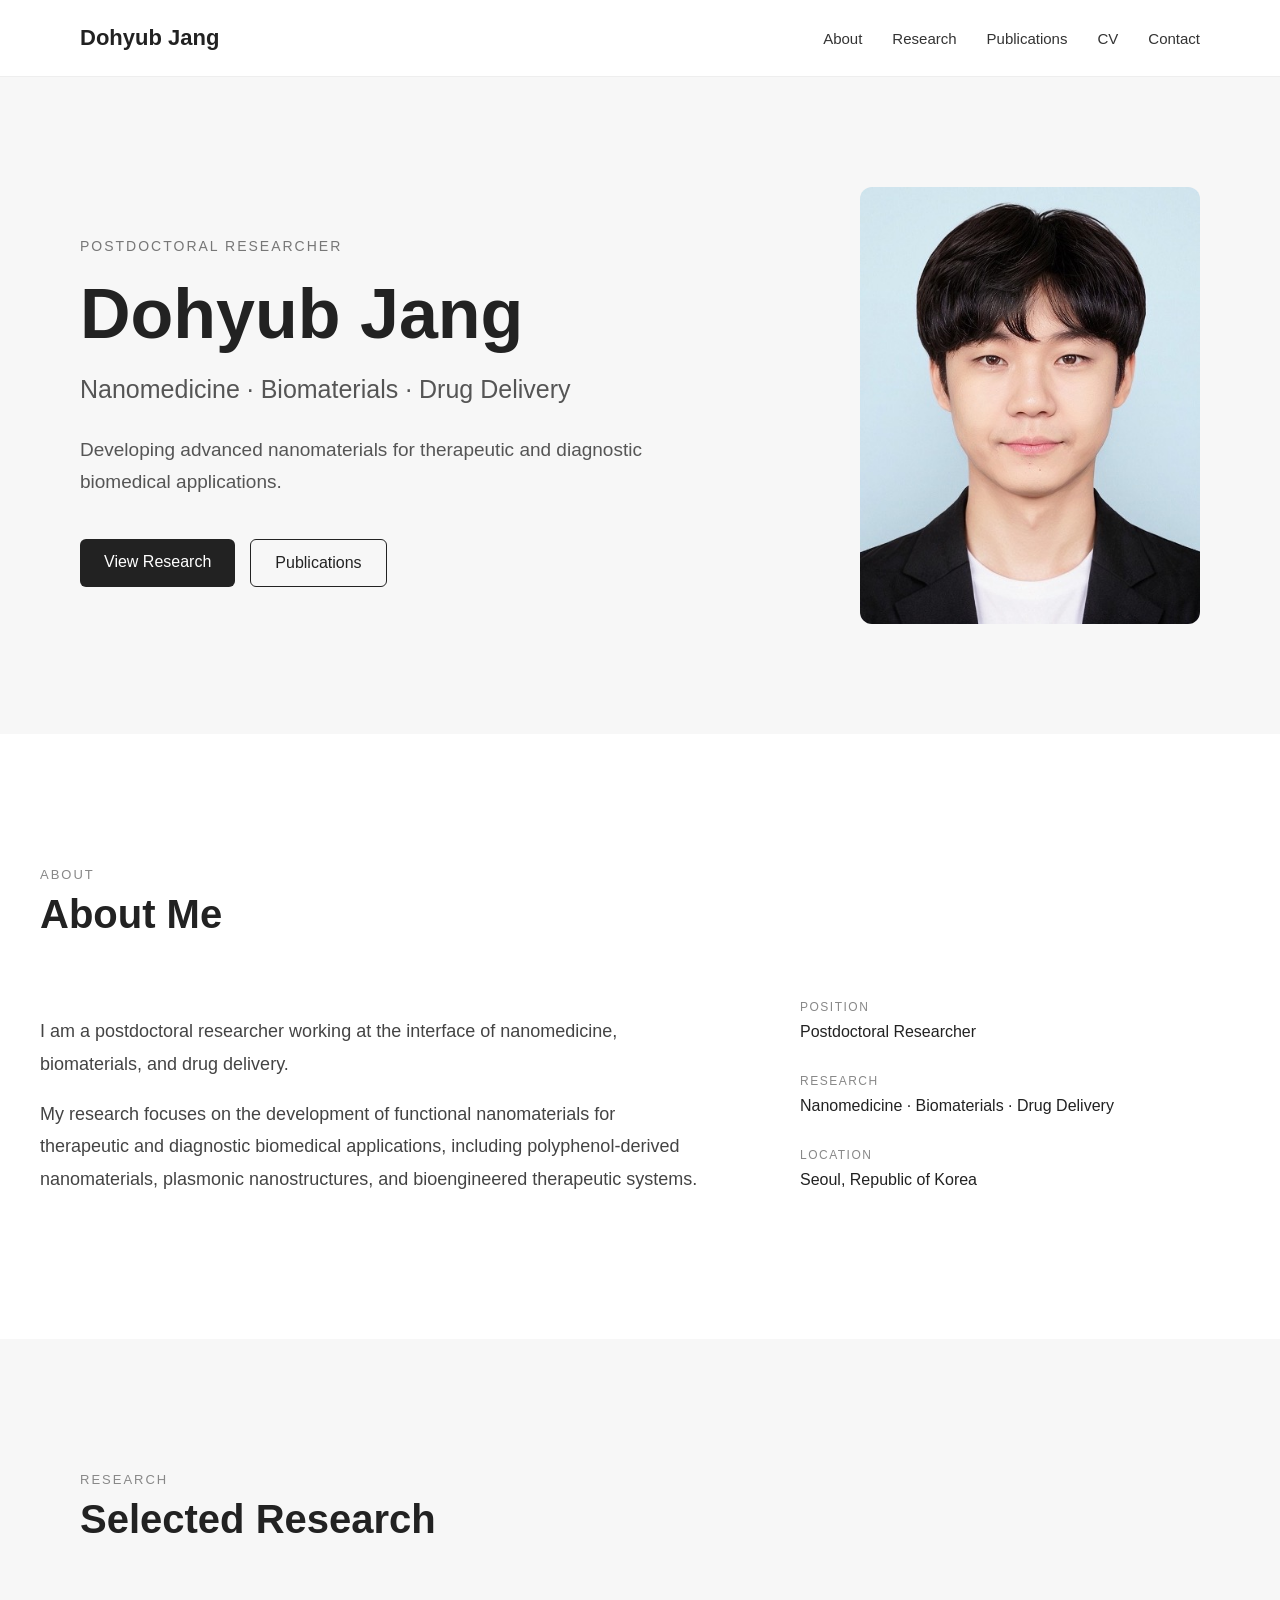
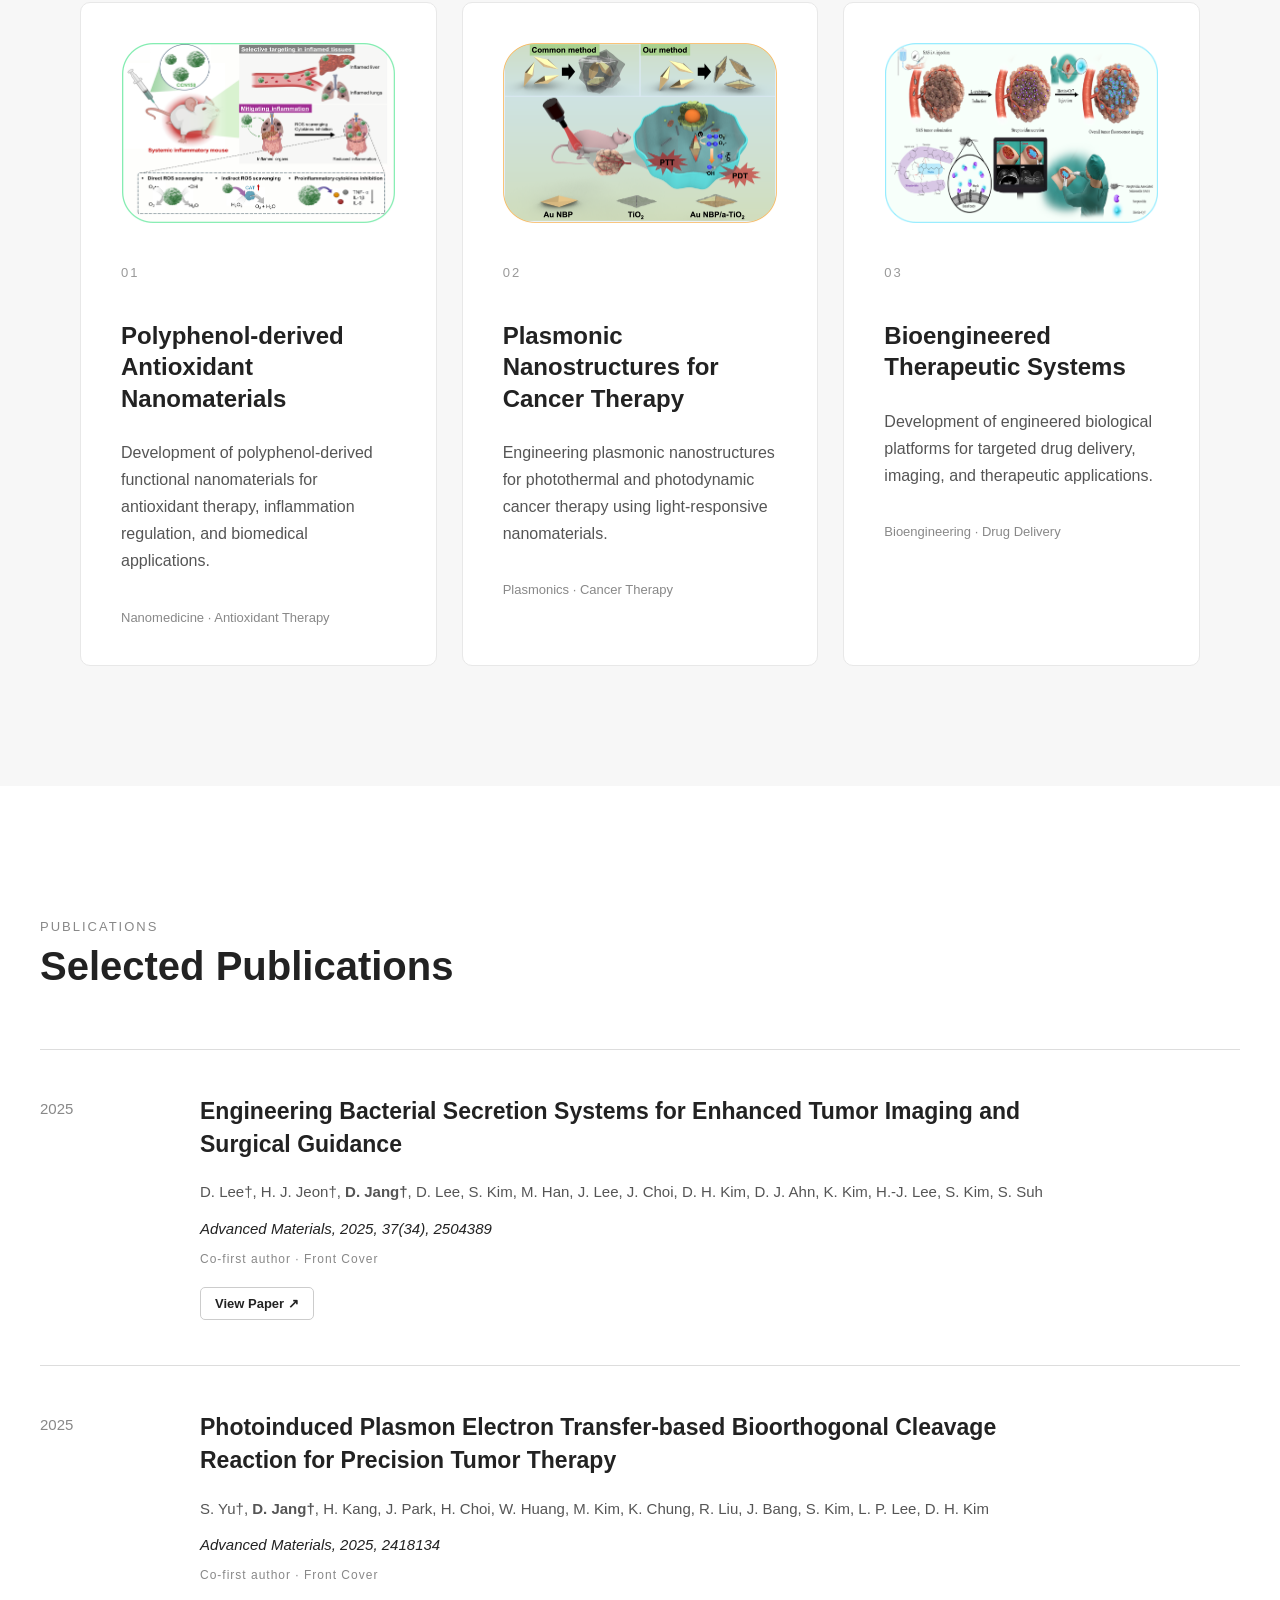
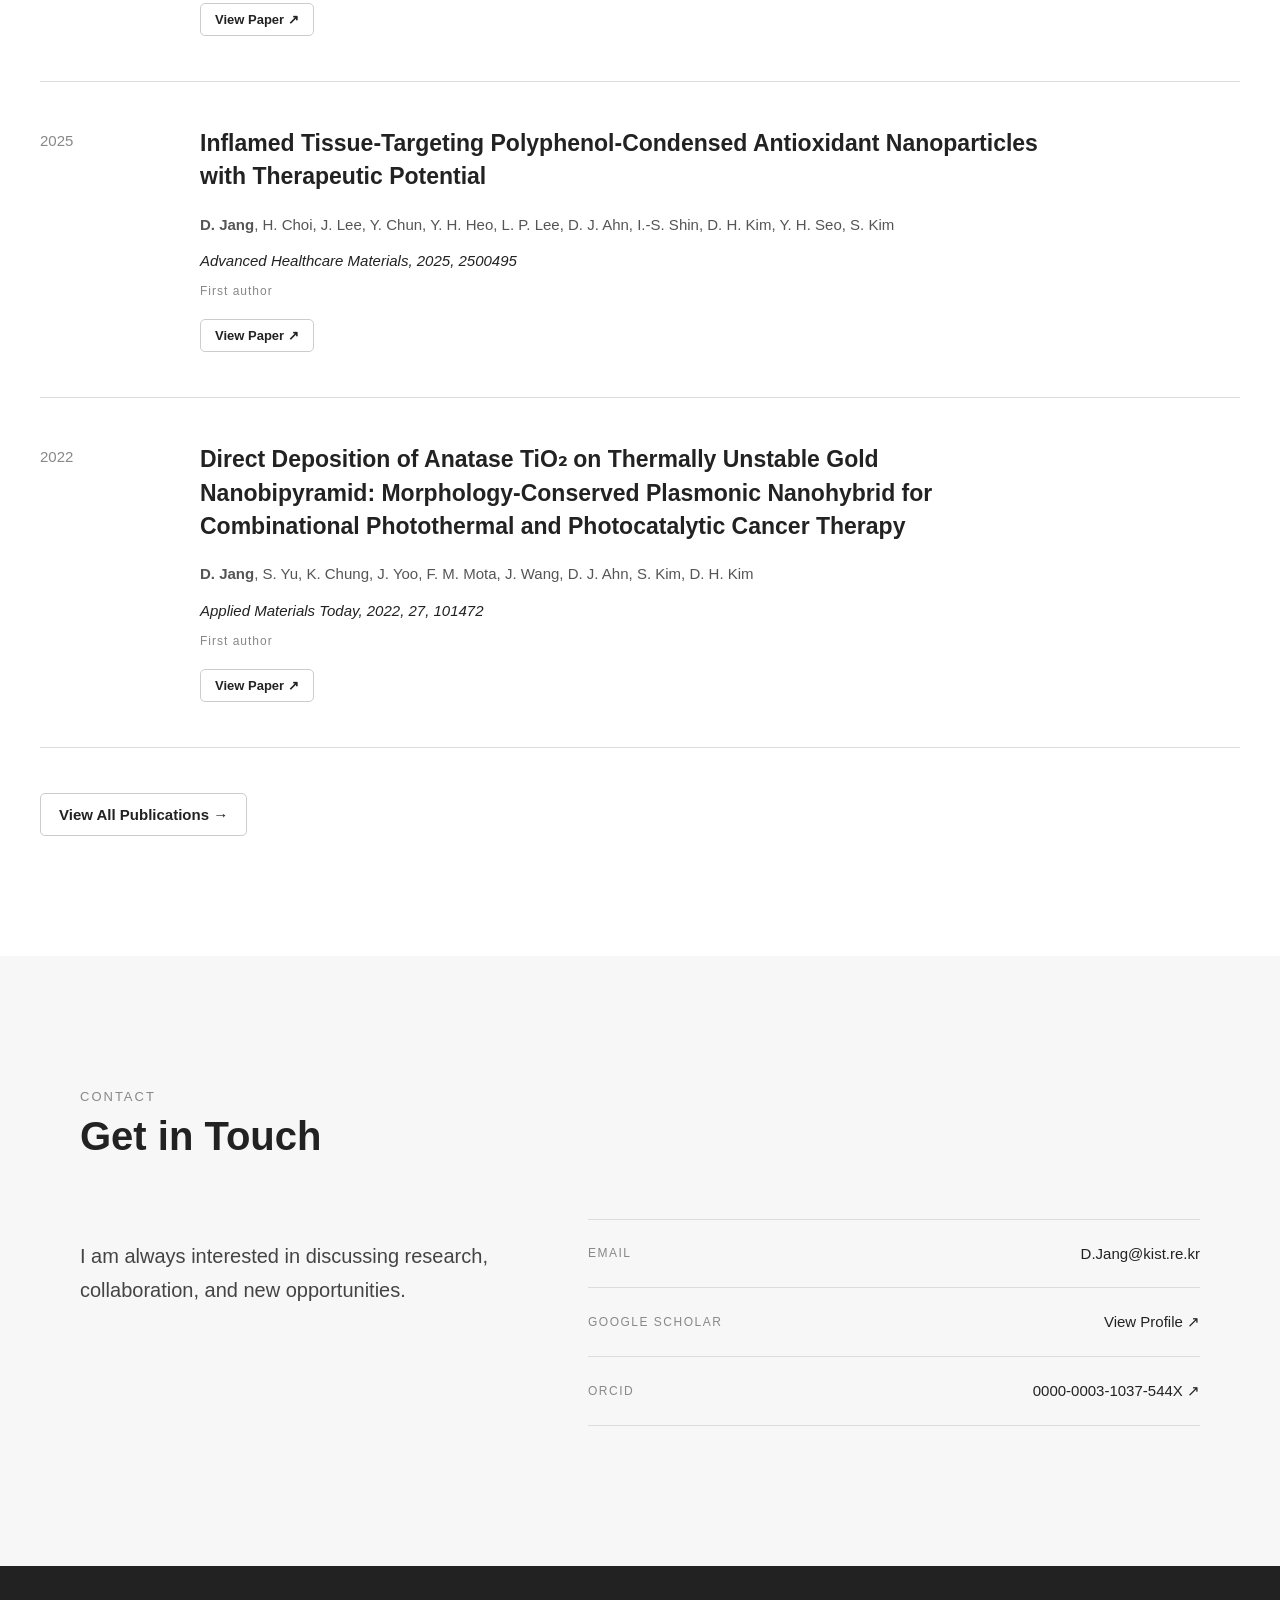
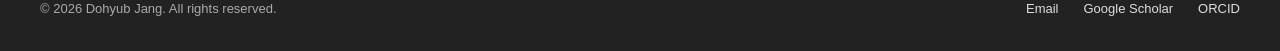
<file: index.html>
<!DOCTYPE html>
<html lang="en">

<head>
    <meta charset="UTF-8">

    <meta name="viewport" content="width=device-width, initial-scale=1.0">

    <title>Dohyub Jang, Ph.D. | Nanomedicine & Biomaterials Researcher</title>

    <meta name="description"
          content="Academic website of Dohyub Jang, Ph.D., a postdoctoral researcher specializing in nanomedicine, biomaterials, drug delivery, functional nanomaterials, and preclinical biomedical research.">

    <meta name="author" content="Dohyub Jang">

    <link rel="canonical"
          href="https://www.dohyubjang.com/">

    <script type="application/ld+json">
    {
        "@context": "https://schema.org",
        "@type": "Person",
        "name": "Dohyub Jang",
        "honorificSuffix": "Ph.D.",
        "jobTitle": "Postdoctoral Researcher",
        "affiliation": {
            "@type": "Organization",
            "name": "Korea Institute of Science and Technology"
        },
        "url": "https://www.dohyubjang.com/",
        "image": "https://www.dohyubjang.com/images/profile.jpg",
        "sameAs": [
            "https://scholar.google.com/citations?user=huTnlf4AAAAJ&hl=en",
            "https://orcid.org/0000-0003-1037-544X"
        ],
        "knowsAbout": [
            "Nanomedicine",
            "Biomaterials",
            "Drug Delivery",
            "Functional Nanomaterials",
            "Preclinical Biomedical Research"
        ]
    }
    </script>

    <link rel="stylesheet" href="style.css">
</head>

<body>

    <!-- 상단 메뉴 -->
    <header>
        <nav>
            <div class="logo">Dohyub Jang</div>

            <div class="menu">
                <a href="#about">About</a>
                <a href="#research">Research</a>
                <a href="#publications">Publications</a>
<a href="files/Dohyub_Jang_CV.pdf" target="_blank" rel="noopener noreferrer">CV</a>
                <a href="#contact">Contact</a>
            </div>
        </nav>
    </header>
<!-- 첫 화면 -->

<section class="hero">

    <div class="hero-text">

        <p class="small-title">
            POSTDOCTORAL RESEARCHER
        </p>

        <h1>
            Dohyub Jang
        </h1>

        <h2>
            Nanomedicine · Biomaterials · Drug Delivery
        </h2>

        <p class="description">
            Developing advanced nanomaterials for therapeutic
            and diagnostic biomedical applications.
        </p>

        <div class="buttons">

            <a href="#research" class="primary-button">
                View Research
            </a>

            <a href="#publications" class="secondary-button">
                Publications
            </a>

        </div>

    </div>


    <div class="hero-image">

        <img src="images/profile.jpg" alt="Dohyub Jang">

    </div>

</section>
<section class="about" id="about">

    <div class="section-title">
        <p>ABOUT</p>
        <h2>About Me</h2>
    </div>

    <div class="about-content">

        <div class="about-text">

            <p>
                I am a postdoctoral researcher working at the interface of
                nanomedicine, biomaterials, and drug delivery.
            </p>

            <p>
                My research focuses on the development of functional
                nanomaterials for therapeutic and diagnostic biomedical
                applications, including polyphenol-derived nanomaterials,
                plasmonic nanostructures, and bioengineered therapeutic systems.
            </p>

        </div>

        <div class="about-info">

            <div>
                <span>POSITION</span>
                <p>Postdoctoral Researcher</p>
            </div>

            <div>
                <span>RESEARCH</span>
                <p>Nanomedicine · Biomaterials · Drug Delivery</p>
            </div>

            <div>
                <span>LOCATION</span>
                <p>Seoul, Republic of Korea</p>
            </div>

        </div>

    </div>

</section>
    <!-- 첫 화면 -->
    <main>



    <!-- Research -->

    <section class="research" id="research">

        <div class="section-title">
            <p>RESEARCH</p>
            <h2>Selected Research</h2>
        </div>

        <div class="research-grid">

            <!-- Research 1 -->

            <div class="research-card">
    <img src="images/research1.png" class="research-image" alt="Polyphenol-derived antioxidant nanomaterials">
                <p class="research-number">01</p>

                <h3>
                    Polyphenol-derived
                    Antioxidant Nanomaterials
                </h3>

                <p>
                    Development of polyphenol-derived functional
                    nanomaterials for antioxidant therapy,
                    inflammation regulation, and biomedical applications.
                </p>

                <span>
                    Nanomedicine · Antioxidant Therapy
                </span>

            </div>


            <!-- Research 2 -->

            <div class="research-card">
    <img src="images/research2.png" class="research-image" alt="Plasmonic nanostructures for cancer therapy">
                <p class="research-number">02</p>

                <h3>
                    Plasmonic Nanostructures
                    for Cancer Therapy
                </h3>

                <p>
                    Engineering plasmonic nanostructures for
                    photothermal and photodynamic cancer therapy
                    using light-responsive nanomaterials.
                </p>

                <span>
                    Plasmonics · Cancer Therapy
                </span>

            </div>


            <!-- Research 3 -->

            <div class="research-card">
    <img src="images/research3.png" class="research-image" alt="Bioengineered therapeutic systems">
                <p class="research-number">03</p>

                <h3>
                    Bioengineered
                    Therapeutic Systems
                </h3>

                <p>
                    Development of engineered biological platforms
                    for targeted drug delivery, imaging,
                    and therapeutic applications.
                </p>

                <span>
                    Bioengineering · Drug Delivery
                </span>

            </div>

        </div>

    </section>

<!-- Publications -->

<section class="publications" id="publications">

    <div class="section-title">
        <p>PUBLICATIONS</p>
        <h2>Selected Publications</h2>
    </div>


    <div class="publication-list">

        <!-- Publication 1 -->

        <div class="publication-item">

            <div class="publication-year">
                2025
            </div>

            <div class="publication-content">

                <h3>
                    Engineering Bacterial Secretion Systems for Enhanced
                    Tumor Imaging and Surgical Guidance
                </h3>

                <p class="authors">
                    D. Lee†, H. J. Jeon†, <strong>D. Jang†</strong>,
                    D. Lee, S. Kim, M. Han, J. Lee, J. Choi,
                    D. H. Kim, D. J. Ahn, K. Kim, H.-J. Lee,
                    S. Kim, S. Suh
                </p>

                <p class="journal">
                    Advanced Materials, 2025, 37(34), 2504389
                </p>

                <span class="publication-note">
                    Co-first author · Front Cover
                </span>
<div class="publication-links">

    <a href="https://doi.org/10.1002/adma.202504389"
       target="_blank">
        View Paper ↗
    </a>

</div>
            </div>

        </div>


        <!-- Publication 2 -->

        <div class="publication-item">

            <div class="publication-year">
                2025
            </div>

            <div class="publication-content">

                <h3>
                    Photoinduced Plasmon Electron Transfer-based Bioorthogonal Cleavage Reaction for Precision Tumor Therapy
                </h3>

                <p class="authors">
                    S. Yu†, <strong>D. Jang†</strong>, H. Kang,
                    J. Park, H. Choi, W. Huang, M. Kim,
                    K. Chung, R. Liu, J. Bang, S. Kim,
                    L. P. Lee, D. H. Kim
                </p>

                <p class="journal">
                    Advanced Materials, 2025, 2418134
                </p>

                <span class="publication-note">
                    Co-first author · Front Cover
                </span>
<div class="publication-links">

    <a href="https://doi.org/10.1002/adma.202418134"
       target="_blank">
        View Paper ↗
    </a>

</div>
            </div>

        </div>


        <!-- Publication 3 -->

        <div class="publication-item">

            <div class="publication-year">
                2025
            </div>

            <div class="publication-content">

                <h3>
                    Inflamed Tissue-Targeting Polyphenol-Condensed
                    Antioxidant Nanoparticles with Therapeutic Potential
                </h3>

                <p class="authors">
                    <strong>D. Jang</strong>, H. Choi, J. Lee,
                    Y. Chun, Y. H. Heo, L. P. Lee,
                    D. J. Ahn, I.-S. Shin, D. H. Kim,
                    Y. H. Seo, S. Kim
                </p>

                <p class="journal">
                    Advanced Healthcare Materials, 2025, 2500495
                </p>

                <span class="publication-note">
                    First author
                </span>
<div class="publication-links">

    <a href="https://doi.org/10.1002/adhm.202500495"
       target="_blank">
        View Paper ↗
    </a>

</div>
            </div>

        </div>


        <!-- Publication 4 -->

        <div class="publication-item">

            <div class="publication-year">
                2022
            </div>

            <div class="publication-content">

                <h3>
                    Direct Deposition of Anatase TiO₂ on Thermally
                    Unstable Gold Nanobipyramid: Morphology-Conserved
                    Plasmonic Nanohybrid for Combinational Photothermal
                    and Photocatalytic Cancer Therapy
                </h3>

                <p class="authors">
                    <strong>D. Jang</strong>, S. Yu, K. Chung,
                    J. Yoo, F. M. Mota, J. Wang,
                    D. J. Ahn, S. Kim, D. H. Kim
                </p>

                <p class="journal">
                    Applied Materials Today, 2022, 27, 101472
                </p>

                <span class="publication-note">
                    First author
                </span>
<div class="publication-links">

    <a href="https://doi.org/10.1016/j.apmt.2022.101472"
       target="_blank">
        View Paper ↗
    </a>

</div>
            </div>

        </div>

    </div>
<details class="all-publications">

    <summary>
        View All Publications →
    </summary>


    <div class="other-publications">

        <div class="other-publication-item">
            <span>2026</span>
            <div>
                <h4>
                    Chirality-Induced Suppression of Singlet Oxygen
                    in Lithium-Oxygen Batteries with Extended Cycle Life
                </h4>
                <p>Nano-Micro Letters, 2026, 18(1), 40</p>
            </div>
        </div>


        <div class="other-publication-item">
            <span>2025</span>
            <div>
                <h4>
                    Ultrasmall Metal-Organic Framework Mediated Simple
                    Fabrication Method of Single Fe-Atom Nanozymes with
                    Preserved Oxidation States for Multimodal Tumor Therapy
                </h4>
                <p>Advanced Healthcare Materials, 2025, 2501058</p>
            </div>
        </div>


        <div class="other-publication-item">
            <span>2025</span>
            <div>
                <h4>
                    Optically Tunable Catalytic Cancer Therapy Using
                    Enzyme-Like Chiral Plasmonic Nanoparticles
                </h4>
                <p>Nature Communications, 2025, 16(1), 2562</p>
            </div>
        </div>


        <div class="other-publication-item">
            <span>2024</span>
            <div>
                <h4>
                    Aggregation-Induced Emission Carbon Dots as
                    Al³⁺-Mediated Nanoaggregate Probe for Rapid and
                    Selective Detection of Tetracycline
                </h4>
                <p>
                    Spectrochimica Acta Part A: Molecular and
                    Biomolecular Spectroscopy, 2024, 310, 123925
                </p>
            </div>
        </div>


        <div class="other-publication-item">
            <span>2022</span>
            <div>
                <h4>
                    Dopamine-Mediated Self-Assembled Anisotropic Au
                    Nanoworms Conjugated with MoS₂ Nanosheets for
                    SERS-Based Sensing
                </h4>
                <p>Sensors and Actuators B: Chemical, 2022, 371, 132453</p>
            </div>
        </div>


        <div class="other-publication-item">
            <span>2022</span>
            <div>
                <h4>
                    Palladium Nanoparticles Decorated MXene for
                    Plasmon-Enhanced Photocatalysis
                </h4>
                <p>Journal of Industrial and Engineering Chemistry, 2022, 108, 501</p>
            </div>
        </div>


        <div class="other-publication-item">
            <span>2022</span>
            <div>
                <h4>
                    Anisotropic Plasmonic Gold Nanorod Indocyanine
                    Green@Reduced Graphene Oxide Doxorubicin Nanohybrids
                    for Image-Guided Enhanced Tumor Theranostics
                </h4>
                <p>ACS Omega, 2022, 7(17), 15186–15199</p>
            </div>
        </div>


        <div class="other-publication-item">
            <span>2021</span>
            <div>
                <h4>
                    Sophisticated Plasmon-Enhanced Photo-Nanozyme for
                    Anti-Angiogenic and Tumor-Microenvironment-Responsive
                    Combinatorial Photodynamic and Photothermal Cancer Therapy
                </h4>
                <p>Journal of Industrial and Engineering Chemistry, 2021, 104, 106–116</p>
            </div>
        </div>


        <div class="other-publication-item">
            <span>2021</span>
            <div>
                <h4>
                    Plasmon-Triggered Upconversion Emissions and Hot
                    Carrier Injection for Combinatorial Photothermal
                    and Photodynamic Cancer Therapy
                </h4>
                <p>ACS Applied Materials & Interfaces, 2021, 13(49), 58422–58433</p>
            </div>
        </div>


        <div class="other-publication-item">
            <span>2021</span>
            <div>
                <h4>
                    Photoechogenic Inflatable Nanohybrids for
                    Upconversion-Mediated Sonotheranostics
                </h4>
                <p>ACS Nano, 2021, 15(11), 18394–18402</p>
            </div>
        </div>


        <div class="other-publication-item">
            <span>2021</span>
            <div>
                <h4>
                    Block Copolymer Micelles Enable Facile Synthesis
                    of Organic–Inorganic Perovskite Nanostructures
                    with Tailored Architecture
                </h4>
                <p>Chemical Communications, 2021, 57(15), 1879–1882</p>
            </div>
        </div>

    </div>

</details>
</section>
<!-- Contact -->

<section class="contact" id="contact">

    <div class="section-title">
        <p>CONTACT</p>
        <h2>Get in Touch</h2>
    </div>

    <div class="contact-content">

        <div class="contact-intro">
            <p>
                I am always interested in discussing research,
                collaboration, and new opportunities.
            </p>
        </div>

        <div class="contact-links">

            <a href="mailto:D.Jang@kist.re.kr">
                <span>EMAIL</span>
                <strong>D.Jang@kist.re.kr</strong>
            </a>

            <a href="https://scholar.google.com/citations?user=huTnlf4AAAAJ&hl=en"
               target="_blank"
               rel="noopener noreferrer">
                <span>GOOGLE SCHOLAR</span>
                <strong>View Profile ↗</strong>
            </a>

            <a href="https://orcid.org/0000-0003-1037-544X"
               target="_blank"
               rel="noopener noreferrer">
                <span>ORCID</span>
                <strong>0000-0003-1037-544X ↗</strong>
            </a>

        </div>

    </div>

</section>
    </main>
    <!-- Footer -->

<footer>

    <div class="footer-content">

        <p>
            © 2026 Dohyub Jang. All rights reserved.
        </p>

        <div class="footer-links">

            <a href="mailto:D.Jang@kist.re.kr">
                Email
            </a>

            <a href="https://scholar.google.com/citations?user=huTnlf4AAAAJ&hl=en"
               target="_blank"
               rel="noopener noreferrer">
                Google Scholar
            </a>

            <a href="https://orcid.org/0000-0003-1037-544X"
               target="_blank"
               rel="noopener noreferrer">
                ORCID
            </a>

        </div>

    </div>

</footer>
<script>
    document.querySelectorAll('a[href^="#"]').forEach(link => {
        link.addEventListener('click', function(e) {
            const targetId = this.getAttribute('href');
            const target = document.querySelector(targetId);

            if (target) {
                e.preventDefault();

                target.scrollIntoView({
                    behavior: 'smooth',
                    block: 'start'
                });
            }
        });
    });
</script>
</body>

</html>
</file>
<file: style.css>
html {
    scroll-behavior: smooth;
}
* {
    box-sizing: border-box;
}

body {
    margin: 0;
    font-family: Arial, sans-serif;
    background-color: #f7f7f7;
    color: #222;
}


/* 상단 메뉴 */

header {
    width: 100%;
    background-color: white;
    border-bottom: 1px solid #eeeeee;
    position: sticky;
top: 0;
z-index: 1000;
}


nav {
    max-width: 1200px;
    margin: auto;

    display: flex;
    justify-content: space-between;
    align-items: center;

    padding: 25px 40px;
}

.logo {
    font-size: 22px;
    font-weight: bold;
}

.menu {
    display: flex;
    gap: 30px;
}

.menu a {
    text-decoration: none;
    color: #333;
    font-size: 15px;
}

.menu a:hover {
    color: #777;
}


/* 첫 화면 */

.hero {
    max-width: 1200px;
    margin: auto;

    padding: 110px 40px;

    display: flex;
    justify-content: space-between;
    align-items: center;

    gap: 80px;
}

.small-title {
    font-size: 14px;
    letter-spacing: 2px;
    color: #777;
}

.hero h1 {
    font-size: 70px;

    margin-top: 20px;
    margin-bottom: 15px;
}

.hero h2 {
    font-size: 25px;
    font-weight: normal;

    color: #555;

    margin-bottom: 30px;
}

.description {
    font-size: 19px;
    line-height: 1.7;

    max-width: 650px;

    color: #555;
}


/* 버튼 */

.buttons {
    margin-top: 40px;

    display: flex;
    gap: 15px;
}

.buttons a {
    text-decoration: none;

    padding: 14px 24px;

    border-radius: 6px;
}

.primary-button {
    background-color: #222;
    color: white;
}

.secondary-button {
    border: 1px solid #222;
    color: #222;
}.hero-text {
    flex: 1;
}

.hero-image {
    flex: 0 0 340px;
}

.hero-image img {
    width: 100%;
    display: block;

    border-radius: 12px;
}/* About */

.about {
    background-color: white;
    padding: 120px 40px;
}

.about > * {
    max-width: 1200px;
    margin-left: auto;
    margin-right: auto;
}

.section-title p {
    font-size: 13px;
    letter-spacing: 2px;
    color: #888;
    margin-bottom: 10px;
}

.section-title h2 {
    font-size: 40px;
    margin-top: 0;
    margin-bottom: 60px;
}

.about-content {
    display: grid;
    grid-template-columns: 1.5fr 1fr;
    gap: 100px;
}

.about-text {
    font-size: 18px;
    line-height: 1.8;
    color: #444;
}

.about-info > div {
    margin-bottom: 30px;
}

.about-info span {
    font-size: 12px;
    letter-spacing: 1.5px;
    color: #888;
}

.about-info p {
    margin-top: 8px;
    font-size: 16px;
}/* Research */

.research {
    max-width: 1200px;
    margin: auto;

    padding: 120px 40px;
}


.research-grid {
    display: grid;

    grid-template-columns: repeat(3, 1fr);

    gap: 25px;
}


.research-card {
    background-color: white;

    padding: 40px;

    border: 1px solid #e8e8e8;

    border-radius: 10px;

    min-height: 350px;

    transition: 0.3s;
}


.research-card:hover {
    transform: translateY(-8px);

    box-shadow: 0 15px 35px rgba(0, 0, 0, 0.08);
}


.research-number {
    font-size: 13px;

    color: #999;

    letter-spacing: 2px;

    margin-bottom: 40px;
}


.research-card h3 {
    font-size: 24px;

    line-height: 1.3;

    margin-bottom: 25px;
}


.research-card > p:not(.research-number) {
    font-size: 16px;

    line-height: 1.7;

    color: #555;
}


.research-card span {
    display: block;

    margin-top: 35px;

    font-size: 13px;

    color: #888;
}/* Research Images */

.research-image {
    width: 100%;
    height: 180px;

    object-fit: contain;

    background-color: #ffffff;

    border-radius: 6px;

    margin-bottom: 25px;
}/* Publications */

.publications {
    background-color: white;
    padding: 120px 40px;
}

.publications > * {
    max-width: 1200px;
    margin-left: auto;
    margin-right: auto;
}

.publication-list {
    border-top: 1px solid #dddddd;
}

.publication-item {
    display: grid;

    grid-template-columns: 120px 1fr;

    gap: 40px;

    padding: 45px 0;

    border-bottom: 1px solid #dddddd;
}

.publication-year {
    font-size: 15px;

    color: #888;

    padding-top: 5px;
}

.publication-content h3 {
    font-size: 23px;

    line-height: 1.45;

    margin-top: 0;

    margin-bottom: 18px;

    max-width: 850px;
}

.authors {
    font-size: 15px;

    line-height: 1.7;

    color: #555;

    margin-bottom: 10px;
}

.journal {
    font-size: 15px;

    font-style: italic;

    margin-bottom: 12px;
}

.publication-note {
    display: inline-block;

    font-size: 12px;

    letter-spacing: 1px;

    color: #888;
}/* Publication Links */

.publication-links {
    display: flex;
    gap: 12px;
    margin-top: 20px;
}

.publication-links a {
    text-decoration: none;
    color: #222;

    font-size: 13px;
    font-weight: 600;

    border: 1px solid #cccccc;
    border-radius: 5px;

    padding: 8px 14px;

    transition: 0.2s;
}

.publication-links a:hover {
    background-color: #222;
    color: white;
    border-color: #222;
}/* All Publications */

.all-publications {
    max-width: 1200px;
    margin: 45px auto 0;
}

.all-publications summary {
    display: inline-block;

    cursor: pointer;

    font-size: 15px;
    font-weight: 600;

    padding: 12px 18px;

    border: 1px solid #cccccc;
    border-radius: 5px;

    transition: 0.2s;
}

.all-publications summary:hover {
    background-color: #222;
    color: white;
    border-color: #222;
}

.all-publications summary::marker {
    display: none;
}

.other-publications {
    margin-top: 35px;
    border-top: 1px solid #dddddd;
}

.other-publication-item {
    display: grid;
    grid-template-columns: 120px 1fr;

    gap: 40px;

    padding: 30px 0;

    border-bottom: 1px solid #dddddd;
}

.other-publication-item > span {
    font-size: 14px;
    color: #888;
}

.other-publication-item h4 {
    font-size: 18px;
    line-height: 1.5;

    margin: 0 0 8px 0;
}

.other-publication-item p {
    font-size: 14px;
    font-style: italic;

    color: #666;

    margin: 0;
}/* Contact */

.contact {
    max-width: 1200px;
    margin: auto;

    padding: 120px 40px 140px;
}

.contact-content {
    display: grid;
    grid-template-columns: 1fr 1.5fr;

    gap: 100px;
}

.contact-intro p {
    font-size: 20px;
    line-height: 1.7;

    color: #444;

    max-width: 420px;
}

.contact-links {
    border-top: 1px solid #dddddd;
}

.contact-links a {
    display: flex;
    justify-content: space-between;
    align-items: center;

    text-decoration: none;
    color: #222;

    padding: 25px 0;

    border-bottom: 1px solid #dddddd;

    transition: 0.2s;
}

.contact-links a:hover {
    padding-left: 10px;
}

.contact-links span {
    font-size: 12px;
    letter-spacing: 1.5px;

    color: #888;
}

.contact-links strong {
    font-size: 15px;
    font-weight: 500;
}
/* ========================================
   Mobile Responsive Design
   ======================================== */

@media (max-width: 768px) {

    /* 상단 메뉴 */

    nav {
        padding: 18px 20px;
        flex-direction: column;
        align-items: flex-start;
        gap: 15px;
    }

    .logo {
        font-size: 20px;
    }

    .menu {
        width: 100%;
        gap: 18px;
        overflow-x: auto;
        white-space: nowrap;
        padding-bottom: 5px;
    }

    .menu a {
        font-size: 14px;
    }


    /* 첫 화면 */

    .hero {
        padding: 70px 20px;

        flex-direction: column;
        align-items: flex-start;

        gap: 50px;
    }

    .hero h1 {
        font-size: 48px;
    }

    .hero h2 {
        font-size: 20px;
        line-height: 1.5;
    }

    .description {
        font-size: 17px;
    }

    .hero-image {
        width: 100%;
        max-width: 320px;

        flex: none;

        margin: auto;
    }


    /* 버튼 */

    .buttons {
        flex-wrap: wrap;
    }


    /* About */

    .about {
        padding: 80px 20px;
    }

    .about-content {
        grid-template-columns: 1fr;
        gap: 50px;
    }


    /* Research */

    .research {
        padding: 80px 20px;
    }

    .research-grid {
        grid-template-columns: 1fr;
    }

    .research-card {
        min-height: auto;
    }


    /* Publications */

    .publications {
        padding: 80px 20px;
    }

    .publication-item {
        grid-template-columns: 1fr;
        gap: 15px;

        padding: 35px 0;
    }

    .publication-content h3 {
        font-size: 20px;
    }

    .other-publication-item {
        grid-template-columns: 1fr;
        gap: 10px;
    }


    /* Contact */

    .contact {
        padding: 80px 20px;
    }

    .contact-content {
        grid-template-columns: 1fr;
        gap: 50px;
    }

    .contact-links a {
        flex-direction: column;
        align-items: flex-start;

        gap: 8px;
    }


    /* Section Titles */

    .section-title h2 {
        font-size: 34px;
        margin-bottom: 40px;
    }
}/* Footer */

footer {
    background-color: #222;
    color: white;

    padding: 35px 40px;
}

.footer-content {
    max-width: 1200px;
    width: 100%;
    margin: auto;

    display: flex;
    justify-content: space-between;
    align-items: center;
}

.footer-content p {
    font-size: 13px;
    color: #aaaaaa;
    margin: 0;
}

.footer-links {
    display: flex;
    gap: 25px;
}

.footer-links a {
    color: #dddddd;
    text-decoration: none;
    font-size: 13px;

    transition: 0.2s;
}

.footer-links a:hover {
    color: white;
/* Mobile Footer */

@media (max-width: 768px) {

    .footer-content {
        flex-direction: column;
        align-items: flex-start;
        gap: 20px;
    }

    .footer-links {
        flex-wrap: wrap;
    }

}
</file>
